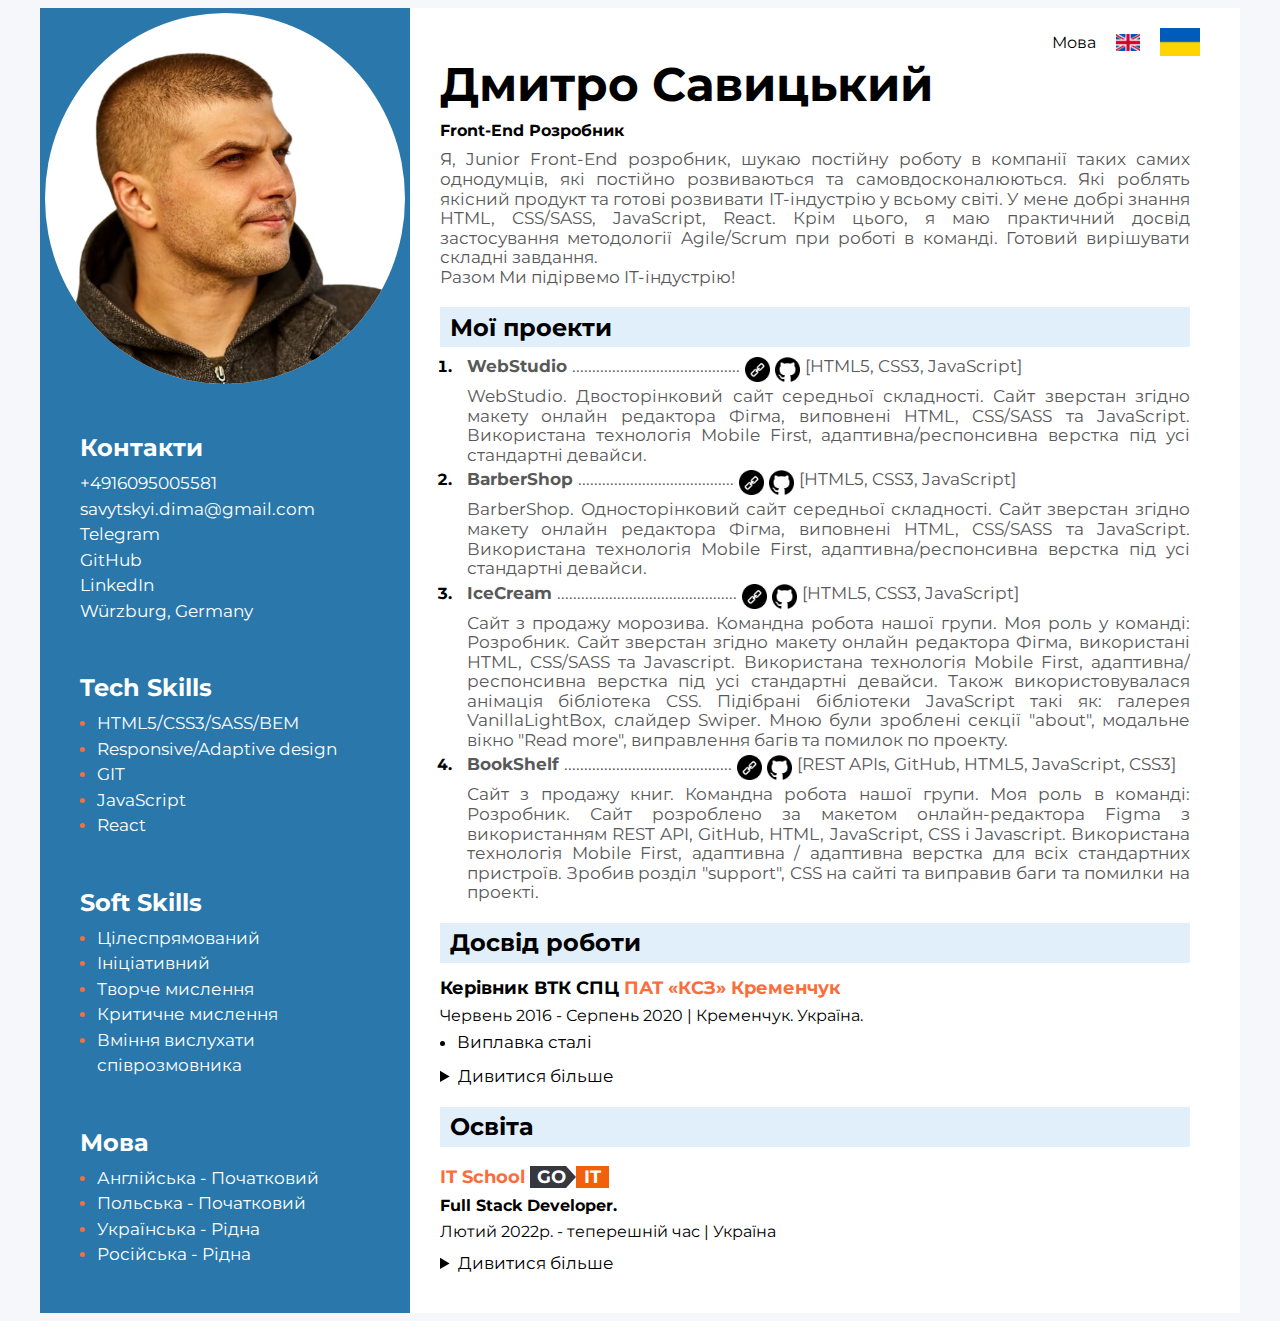
<file: index.html>
<!DOCTYPE html>
<html lang="en">
<head>
    <meta charset="UTF-8">
    <meta http-equiv="X-UA-Compatible" content="IE=edge">
    <meta name="viewport" content="width=device-width, initial-scale=1.0">
    <link rel="preconnect" href="https://fonts.googleapis.com">
    <link rel="preconnect" href="https://fonts.gstatic.com" crossorigin>
    <link href="https://fonts.googleapis.com/css2?family=Montserrat:wght@400;700&display=swap" rel="stylesheet">
    <link type="image/x-icon" href="/img/favicon.png" rel="shortcut icon"/>
    <link type="Image/x-icon" href="/img/favicon.png" rel="icon" />
    <link rel="stylesheet" href="css/index.min.css">
    <title>DMYTRO SAVYTSKYI - FRONT-END DEVELOPER</title>
</head>
<body>
     <!-- main container -->
     <div class="main-container">
        <header class="header">
            <p class="header__p">Мова</p>
            <ul class="header__list list">
                <li class="header__item"><a class="header__link link" href="./index-us.html"><img class="header__img" src="./img/uk.png" alt="united-kingdom"></a></li>
                <li class="header__item"><a class="header__link link" href="./index.html"><img class="header__img header__img--active" src="./img/ukr.png" alt="Ukraine"></a></li>
                <!-- <li class="header__item"><a class="header__link link" href="#"><img class="header__img" src="./img/pol.png" alt="russia"></a></li> -->
            </ul>
        </header>
        <!--main container for mi-->
        <div class="for-mi">
            <!-- about mi -->
            <section class="about">
                <h1 class="about__name">Дмитро Савицький</h1>
                <h2 class="about__profession">Front-End Розробник</h2>
                <p class="about__discription">Я, Junior Front-End розробник, шукаю постійну роботу в компанії таких самих однодумців, які постійно розвиваються та самовдосконалюються. Які роблять якісний продукт та готові розвивати IT-індустрію у всьому світі. У мене добрі знання HTML, CSS/SASS, JavaScript, React. Крім цього, я маю практичний досвід застосування методології Agile/Scrum при роботі в команді. Готовий вирішувати складні завдання. <br>Разом Ми підірвемо IT-індустрію!</p>
            </section> 
            <!-- my projects  -->
            <section class="projects">
                <h3 class="projects__title title">Мої проекти</h3> 
                <ol class="projects__list">
                    <li class="projects__item">
                        <div class="projects__text">
                            <div class="projects__text--top">
                                <h4 class="projects__text--title">WebStudio</h4>
                                <span>..........................................</span>
                                <a href="https://zefir0211.github.io/goit-markup-hw-08/" class="projects__link" target="_blank"><img src="./img/icon-link.png" alt="github" class="projects__icon"></a>
                                <a href="https://github.com/zefir0211/goit-markup-hw-08" class="projects__link" target="_blank"><img src="./img/github-logo.png" alt="github" class="projects__icon"></a>
                                <span class="projects__bracket">[HTML5, CSS3, JavaScript]</span>
                            </div>
                            <p class="projects__p">WebStudio. Двосторінковий сайт середньої складності. Сайт зверстан згідно макету онлайн редактора Фігма, виповнені HTML, CSS/SASS та JavaScript. Використана технологія Mobile First, адаптивна/респонсивна верстка під усі стандартні девайси.</p>
                        </div>
                    </li>
                    <li class="projects__item">
                        <div class="projects__text">
                            <div class="projects__text--top">
                                <h4 class="projects__text--title">BarberShop</h4>
                                <span>.......................................</span>
                                <a href="https://zefir0211.github.io/barbershop/" class="projects__link" target="_blank"><img src="./img/icon-link.png" alt="github" class="projects__icon"></a>
                                <a href="https://github.com/zefir0211/barbershop" class="projects__link" target="_blank"><img src="./img/github-logo.png" alt="github" class="projects__icon"></a>
                                <span class="projects__bracket">[HTML5, CSS3, JavaScript]</span>
                            </div>
                            <p class="projects__p">BarberShop. Односторінковий сайт середньої складності. Сайт зверстан згідно макету онлайн редактора Фігма, виповнені HTML, CSS/SASS та JavaScript. Використана технологія Mobile First, адаптивна/респонсивна верстка під усі стандартні девайси.</p>
                        </div>
                    </li>
                    <li class="projects__item">
                        <div class="projects__text">
                            <div class="projects__text--top">
                                <h4 class="projects__text--title">IceCream</h4>
                                <span>.............................................</span>
                                <a href="https://aleksandor2138.github.io/IceCream/" class="projects__link" target="_blank"><img src="./img/icon-link.png" alt="github" class="projects__icon"></a>
                                <a href="https://github.com/Aleksandor2138/IceCream" class="projects__link" target="_blank"><img src="./img/github-logo.png" alt="github" class="projects__icon"></a>
                                <span class="projects__bracket">[HTML5, CSS3, JavaScript]</span>
                            </div>
                            <p class="projects__p">Сайт з продажу морозива. Командна робота нашої групи. Моя роль у команді: Розробник. Сайт зверстан згідно макету онлайн редактора Фігма, використані HTML, CSS/SASS та Javascript. Використана технологія Mobile First, адаптивна/респонсивна верстка під усі стандартні девайси. Також використовувалася анімація бібліотека CSS. Підібрані бібліотеки JavaScript такі як: галерея VanillaLightBox, слайдер Swiper. Мною були зроблені секції "about", модальне вікно "Read more", виправлення багів та помилок по проекту.</p>
                        </div>
                    </li>
                    <li class="projects__item">
                        <div class="projects__text">
                            <div class="projects__text--top">
                                <h4 class="projects__text--title">BookShelf</h4>
                                <span>..........................................</span>
                                <a href="https://liu3oit.github.io/books/" class="projects__link" target="_blank"><img src="./img/icon-link.png" alt="github" class="projects__icon"></a>
                                <a href="https://github.com/Liu3oIT/books" class="projects__link" target="_blank"><img src="./img/github-logo.png" alt="github" class="projects__icon"></a>
                                <span class="projects__bracket">[REST APIs, GitHub, HTML5, JavaScript, CSS3]</span>
                            </div>
                            <p class="projects__p">Сайт з продажу книг. Командна робота нашої групи. Моя роль в команді: Розробник. Сайт розроблено за макетом онлайн-редактора Figma з використанням REST API, GitHub, HTML, JavaScript,
                                CSS і Javascript. Використана технологія Mobile First, адаптивна / адаптивна верстка для всіх стандартних пристроїв. Зробив розділ "support", CSS на сайті та виправив баги та помилки на проекті.</p>
                        </div>
                    </li>
                    <!-- <li class="projects__item">
                        <div class="projects__text">
                            <div class="projects__text--top">
                                <h4 class="projects__text--title">FilmLibrary</h4>
                                <span>.......................................</span>
                                <a href="https://aleksandor2138.github.io/filmLibrary/" class="projects__link"><img src="./img/icon-link.png" alt="github" class="projects__icon"></a>
                                <a href="https://github.com/Aleksandor2138/filmLibrary" class="projects__link"><img src="./img/github-logo.png" alt="github" class="projects__icon"></a>
                                <span class="projects__bracket">[HTML5, CSS3, JavaScript]</span>
                            </div>
                            <p class="projects__p">Сайт-бібліотека найпопулярніших фільмів протягом останньої доби за версією TMBD. Командна робота нашої групи. Моя роль у команді: Team Lead. Функціонал сайту дозволяє виводити на головну сторінку найпопулярніші фільми, також є пошук фільмів за ключовим словом та пошук за жанрами. Під час кліку по обраному фільму відкривається додаткова інформація, де є докладна інформація та опис фільму, також можна переглянути офіційний трейлер фільму. Після реєстрації та авторизації на сайті вам стане доступна функція додавання (видалення) фільмів, що сподобалися, в особисту бібліотеку. В особистій бібліотеці є два розділи, фільми, які ви хочете переглянути та фільми які ви вже переглянули.</p>
                        </div>
                    </li> -->
                    <!-- <li class="projects__item">
                        <div class="projects__text">
                            <div class="projects__text--top">
                                <h4 class="projects__text--title">PhoneBook</h4>
                                <span>.......................................</span>
                                <a href="https://aleksandor2138.github.io/goit-react-hw-08-phonebook/" class="projects__link"><img src="./img/icon-link.png" alt="github" class="projects__icon"></a>
                                <a href="https://github.com/Aleksandor2138/goit-react-hw-08-phonebook" class="projects__link"><img src="./img/github-logo.png" alt="github" class="projects__icon"></a>
                                <span class="projects__bracket">[React (Hooks, Routers, Redux, Redux Toolkit)]</span>
                            </div>
                            <p class="projects__p">Додаток телефонна книга, для зберігання телефонних номерів. Підключена до Swagger backend API. Для роботи в додатку необхідно зареєструватися. У додатку доступна реєстрація, авторизація, додавання контактів, видалення контактів та пошук контактів за ключовими літерами.</p>
                        </div>
                    </li> -->
                </ol>
            </section> 
            <!-- my work experiens-->
            <section class="work-expiriens">
                <h3 class="work-expiriens-title title">Досвід роботи</h3>
                <!-- company 5 VS Avto -->
                <div  class="work-expiriens-company">
                    <h4 class="work-expiriens__position"> Керівник ВТК СПЦ <span class="work-expiriens__position--color">ПАТ «КСЗ» Кременчук</span></h4>
                    <p class="work-expiriens__period">Червень 2016 - Серпень 2020 <span class="work-expiriens__period--color">|</span>   Кременчук. Україна.</p>
                    <ul class="work-expiriens__list">
                        <li class="work-expiriens__item">Виплавка сталі</li>
                    </ul>
                </div>
                
                <details class="details">
                    <summary class="details__more"> Дивитися більше </summary>
                    <!-- company 3 Level motors -->
                    <div  class="work-expiriens-company">
                        <h4 class="work-expiriens__position">Контролер ливарного виробництва <span class="work-expiriens__position--color">ПАТ «КСЗ» Кременчук</span></h4>
                        <p class="work-expiriens__period"> Червень 2010 - Листопад 2012 <span class="work-expiriens__period--color">|</span>   Кременчук. Україна. </p>
                        <ul class="work-expiriens__list">
                            <li class="work-expiriens__item"> Контроль якості продукції, що випускається</li>
                        </ul>
                    </div>
                    <!-- company 2 Spetszakaz -->
                    <div class="work-expiriens-company">
                        <h4 class="work-expiriens__position">Майстер ВТК ОЦЛВ <span class="work-expiriens__position--color">ПАТ «КСЗ» Кременчук</span></h4>
                        <p class="work-expiriens__period"> Листопад 2012 - Червень 2016   <span class="work-expiriens__period--color">|</span>   Кременчук. Україна. </p>
                        <ul class="work-expiriens__list">
                            <li class="work-expiriens__item"> Контроль якості продукції, що випускається </li>
                        </ul>
                    </div>
                    <!-- company 1 HMF -->
                    <div class="work-expiriens-company">
                        <h4 class="work-expiriens__position"> Інструктор з навчання практичній їзді <span class="work-expiriens__position--color">«СІЮЖ Строй-Сервіс»  Кременчук</span></h4>
                        <p class="work-expiriens__period"> Січень 2021 - Червень 2021   <span class="work-expiriens__period--color">|</span>   Кременчук. Україна.  </p>
                        <ul class="work-expiriens__list">
                            <li class="work-expiriens__item">Інструктор з навчання практичній їзді категорії "В" </li>
                        </ul>
                    </div>
                    <!-- company 1 HMF -->
                    <div class="work-expiriens-company">
                        <h4 class="work-expiriens__position"> Водій-єкспедитор категорії "В" <span class="work-expiriens__position--color">«Libra-Trade»  Кременчук</span></h4>
                        <p class="work-expiriens__period"> Червень 2021 - Серпень 2022   <span class="work-expiriens__period--color">|</span>   Кременчук. Україна.  </p>
                        <ul class="work-expiriens__list">
                            <li class="work-expiriens__item">Забезпечення матеріалами виробничий цех </li>
                        </ul>
                    </div>
                </details>
            </section>
            <!-- education -->
            <section class="education">
                <h3 class="education-title title">Освіта</h3>
                <ul class="education-list list">
                    <li class="education__item">
                        <h4 class="education__university">IT School <a class="link" href="https://goit.ua/" target="_blank"><span class="go"><span class="vs">-</span>GO</span><span class="it">IT</span></a></h4>
                        <h5 class="education__speciality">Full Stack Developer.</h5>
                        <p class="education__period">Лютий 2022р. - теперешній час   <span class="education__divider">|</span>  Україна</p>
                    </li>
                    <details class="details">
                        <summary class="details__more"> Дивитися більше </summary>
                        <ul class="education-list list">
                            <li class="education__item">
                                <h2 class="education">Вища освіта:</h2>
                                <h4 class="education__university"><a class="education__link link" href="http://www.kdu.edu.ua/"  target="_blank">Кременчуцький національний університет ім. Михайла Остроградського</a></h4>
                                <h5 class="education__speciality">«Електромеханічні системи автоматизації та електропривід»</h5>
                                <h6 class="education__speciality">«Інженер-електромеханік»</h6>
                                <p class="education__period">2010 - 2014 <span class="education__divider">|</span>   Кременчук, Україна</p>
                            </li>
                            <li class="education__item">
                                <h2 class="education">Середня освіта:</h2>
                                <h4 class="education__university"><a class="education__link link" href="https://tyaga.net/uk/"  target="_blank">Кременчуцький технікум залізничного транспорту</a></h4>
                                <h5 class="education__speciality">«Обслуговування рухомого складу та спеціальної техніки залізничного транспорту (вагони)»</h5>
                                <h6 class="education__speciality">«Технік-електромеханік»</h6>
                                <p class="education__period">2007 - 2010 <span class="education__divider">|</span>   Кременчук, Україна</p>
                            </li>
                        </ul>
                    </details>
                </ul>
            </section>
        </div> 
    <!--sidebar-->
        <aside class="sidebar">
            <img src="img/my-foto.png" alt="my-foto" class="photo">
            <!--contact-->
            <section class="contact">
                <h3 class="sidebar-title"> Контакти </h3>
                <ul class="contact-list list">
                    <li class="contact__item">
                        <a class="contact__link link" href="tel:+4916095005581">+4916095005581</a>
                    </li>
                    <li class="contact__item">
                        <a class="contact__link link" href="mailto:savytskyi.dima@gmail.com">savytskyi.dima@gmail.com</a>
                    </li>
                    <li class="contact__item">
                        <a class="contact__link link" href="https://t.me/Dmytro_Savytskyi" target="_blank">Telegram</a>
                    </li>
                    <li class="contact__item">
                        <a class="contact__link link" href="https://github.com/zefir0211" target="_blank">GitHub</a>
                    </li>
                    <li class="contact__item">
                        <a class="contact__link link" href="https://www.linkedin.com/in/dmytro-savytskyi/" target="_blank">LinkedIn</a>
                    </li>
                    <li class="contact__item">
                        <a class="contact__link link" href="https://maps.app.goo.gl/311JoHfknekjXavJ9" target="_blank">Würzburg, Germany</a>
                    </li>
                </ul>
            </section>
            <!--tech skil-->
            <section class="tech-skil">
                <h3 class="sidebar-title">Tech Skills</h3>
                <ul class="tech-skil-list">
                    <li class="tech-skil__item"> <span class="tech-skil__item--text">HTML5/CSS3/SASS/BEM</span> </li>
                    <li class="tech-skil__item"> <span class="tech-skil__item--text">Responsive/Adaptive design</span> </li>
                    <li class="tech-skil__item"> <span class="tech-skil__item--text">GIT</span> </li>
                    <li class="tech-skil__item"> <span class="tech-skil__item--text">JavaScript</span> </li>
                    <li class="tech-skil__item"> <span class="tech-skil__item--text">React</span> </li>
                </ul>
            </section>
            <!--soft skil-->
            <div class="soft-skil">
                <h3 class="sidebar-title">Soft Skills</h3>
                <ul class="soft-skil-list">
                    <li class="soft-skil__item"> <span class="soft-skil__item--text">Цілеспрямований</span> </li>
                    <li class="soft-skil__item"> <span class="soft-skil__item--text">Ініціативний</span> </li>
                    <li class="soft-skil__item"> <span class="soft-skil__item--text">Творче мислення</span> </li>
                    <li class="soft-skil__item"> <span class="soft-skil__item--text">Критичне мислення</span> </li>
                    <li class="soft-skil__item"> <span class="soft-skil__item--text">Вміння вислухати співрозмовника</span> </li>
                </ul>
            </div>
            <div class="language">
                <h3 class="sidebar-title">Мова</h3>
                <ul class="language-list">
                    <li class="language__item"> <span class="language__item--text">Англійська - Початковий </span> </li>
                    <li class="language__item"> <span class="language__item--text">Польська - Початковий </span> </li>
                    <li class="language__item"> <span class="language__item--text">Українська - Рідна</span> </li>
                    <li class="language__item"> <span class="language__item--text">Російська - Рідна</span> </li>
                </ul>
            </div>
        </aside>
    </div> 
</body>
</html>
</file>
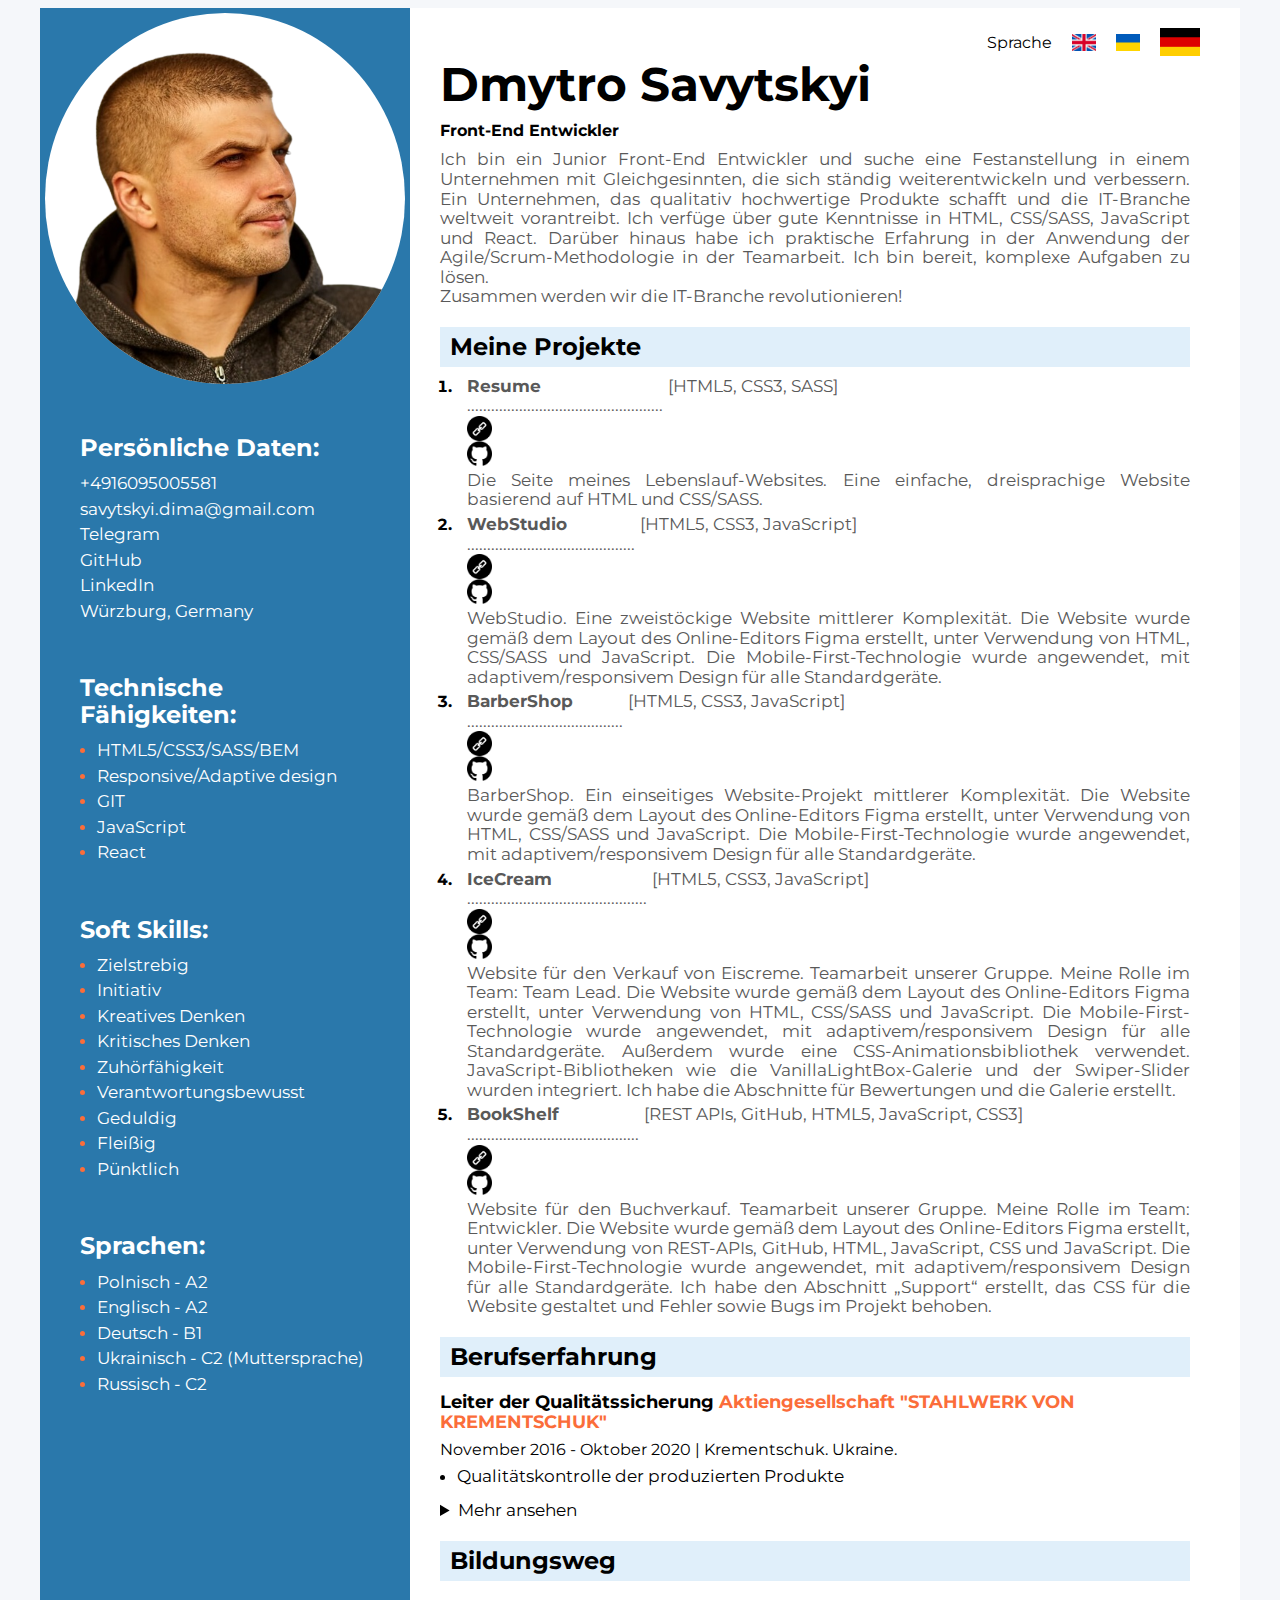
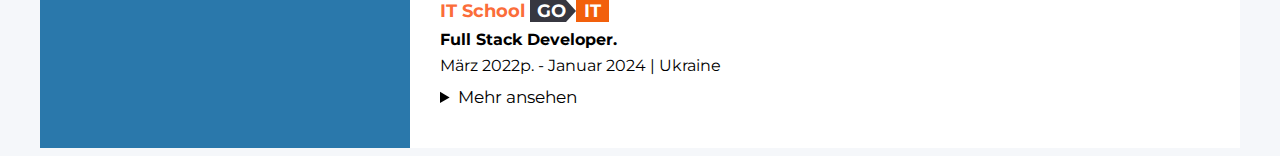
<file: index-de.html>
<!DOCTYPE html>
<html lang="ru">
<head>
    <meta charset="UTF-8">
    <meta http-equiv="X-UA-Compatible" content="IE=edge">
    <meta name="viewport" content="width=device-width, initial-scale=1.0">
    <title>My resume</title>
    <link rel="preconnect" href="https://fonts.googleapis.com">
    <link rel="preconnect" href="https://fonts.gstatic.com" crossorigin>
    <link href="https://fonts.googleapis.com/css2?family=Montserrat:wght@400;700&display=swap" rel="stylesheet">
    <link type="image/x-icon" href="/img/favicon.png" rel="shortcut icon"/>
    <link type="Image/x-icon" href="/img/favicon.png" rel="icon" />
    <link rel="stylesheet" href="css/index.min.css">
</head>
    <body>

    <!-- main container -->
    <div class="main-container">
        <header class="header">
            <p class="header__p">Sprache</p>
            <ul class="header__list list">
                <li class="header__item"><a class="header__link link" href="./index-us.html"><img class="header__img" src="./img/uk.png" alt="united-kingdom"></a></li>
                <li class="header__item"><a class="header__link link" href="./index.html"><img class="header__img" src="./img/ukr.png" alt="ukraine"></a></li>
                <li class="header__item"><a class="header__link link" href="./index-de.html"><img class="header__img header__img--active" src="./img/de.png" alt="deutschland"></a></li>
            </ul>
        </header>
        <!--main container for me-->
        <div class="for-mi">
            <!-- about mi -->
            <section class="about">
                <h1 class="about__name">Dmytro Savytskyi</h1>
                <h2 class="about__profession">Front-End Entwickler</h2>
                <p class="about__discription">Ich bin ein Junior Front-End Entwickler und suche eine Festanstellung in einem Unternehmen mit Gleichgesinnten, die sich ständig weiterentwickeln und verbessern. Ein Unternehmen, das qualitativ hochwertige Produkte schafft und die IT-Branche weltweit vorantreibt. Ich verfüge über gute Kenntnisse in HTML, CSS/SASS, JavaScript und React. Darüber hinaus habe ich praktische Erfahrung in der Anwendung der Agile/Scrum-Methodologie in der Teamarbeit. Ich bin bereit, komplexe Aufgaben zu lösen. <br>Zusammen werden wir die IT-Branche revolutionieren!</p>
            </section> 
            <!-- my projects  -->
            <section class="projects">
                <h3 class="projects__title title">Meine Projekte</h3> 
                <ol class="projects__list">
                    <li class="projects__item">
                        <div class="projects__text">
                            <div class="projects__text--top">
                                <div class="projects__text--top_group">
                                    <h4 class="projects__text--title">Resume  </h4>
                                    <span>.................................................</span>
                                    <a href="https://zefir0211.github.io/resume/" class="projects__link"><img src="./img/icon-link.png" alt="github" class="projects__icon"></a>
                                    <a href="https://github.com/zefir0211/resume" class="projects__link"><img src="./img/github-logo.png" alt="github" class="projects__icon"></a>
                                </div>
                                <span class="projects__bracket">[HTML5, CSS3, SASS]</span>
                            </div>
                            <p class="projects__p">Die Seite meines Lebenslauf-Websites. Eine einfache, dreisprachige Website basierend auf HTML und CSS/SASS.</p>
                        </div>
                    </li>
                    <li class="projects__item">
                        <div class="projects__text">
                            <div class="projects__text--top">
                                <div class="projects__text--top_group">
                                    <h4 class="projects__text--title">WebStudio</h4>
                                    <span>..........................................</span>
                                    <a href="https://zefir0211.github.io/goit-markup-hw-08/" class="projects__link"><img src="./img/icon-link.png" alt="github" class="projects__icon"></a>
                                    <a href="https://github.com/zefir0211/goit-markup-hw-08" class="projects__link"><img src="./img/github-logo.png" alt="github" class="projects__icon"></a>
                                </div>
                                <span class="projects__bracket">[HTML5, CSS3, JavaScript]</span>
                            </div>
                            <p class="projects__p">WebStudio. Eine zweistöckige Website mittlerer Komplexität. Die Website wurde gemäß dem Layout des Online-Editors Figma erstellt, unter Verwendung von HTML, CSS/SASS und JavaScript. Die Mobile-First-Technologie wurde angewendet, mit adaptivem/responsivem Design für alle Standardgeräte.</p>
                        </div>
                    </li>
                    <li class="projects__item">
                        <div class="projects__text">
                            <div class="projects__text--top">
                                <div class="projects__text--top_group">
                                    <h4 class="projects__text--title">BarberShop</h4>
                                    <span>.......................................</span>
                                    <a href="https://zefir0211.github.io/barbershop/" class="projects__link" target="_blank"><img src="./img/icon-link.png" alt="github" class="projects__icon"></a>
                                    <a href="https://github.com/zefir0211/barbershop" class="projects__link" target="_blank"><img src="./img/github-logo.png" alt="github" class="projects__icon"></a>
                                </div>
                                <span class="projects__bracket">[HTML5, CSS3, JavaScript]</span>
                            </div>
                            <p class="projects__p">BarberShop. Ein einseitiges Website-Projekt mittlerer Komplexität. Die Website wurde gemäß dem Layout des Online-Editors Figma erstellt, unter Verwendung von HTML, CSS/SASS und JavaScript. Die Mobile-First-Technologie wurde angewendet, mit adaptivem/responsivem Design für alle Standardgeräte.
                    </li>
                    <li class="projects__item">
                        <div class="projects__text">
                            <div class="projects__text--top">
                                <div class="projects__text--top_group">
                                    <h4 class="projects__text--title">IceCream</h4>
                                    <span>.............................................</span>
                                    <a href="https://aleksandor2138.github.io/IceCream/" class="projects__link" target="_blank"><img src="./img/icon-link.png" alt="github" class="projects__icon"></a>
                                    <a href="https://github.com/Aleksandor2138/IceCream" class="projects__link" target="_blank"><img src="./img/github-logo.png" alt="github" class="projects__icon"></a>
                                </div>
                                <span class="projects__bracket">[HTML5, CSS3, JavaScript]</span>
                            </div>
                            <p class="projects__p">Website für den Verkauf von Eiscreme. Teamarbeit unserer Gruppe. Meine Rolle im Team: Team Lead. Die Website wurde gemäß dem Layout des Online-Editors Figma erstellt, unter Verwendung von HTML, CSS/SASS und JavaScript. Die Mobile-First-Technologie wurde angewendet, mit adaptivem/responsivem Design für alle Standardgeräte. Außerdem wurde eine CSS-Animationsbibliothek verwendet. JavaScript-Bibliotheken wie die VanillaLightBox-Galerie und der Swiper-Slider wurden integriert. Ich habe die Abschnitte für Bewertungen und die Galerie erstellt.</p>
                        </div>
                    </li>
                    <li class="projects__item">
                        <div class="projects__text">
                            <div class="projects__text--top">
                                <div class="projects__text--top_group">
                                    <h4 class="projects__text--title">BookShelf</h4>
                                    <span>...........................................</span>
                                    <a href="https://liu3oit.github.io/books/" class="projects__link" target="_blank"><img src="./img/icon-link.png" alt="github" class="projects__icon"></a>
                                    <a href="https://github.com/Liu3oIT/books" class="projects__link" target="_blank"><img src="./img/github-logo.png" alt="github" class="projects__icon"></a>
                                </div>
                                <span class="projects__bracket">[REST APIs, GitHub, HTML5, JavaScript, CSS3]</span>
                            </div>
                            <p class="projects__p">Website für den Buchverkauf. Teamarbeit unserer Gruppe. Meine Rolle im Team: Entwickler. Die Website wurde gemäß dem Layout des Online-Editors Figma erstellt, unter Verwendung von REST-APIs, GitHub, HTML, JavaScript, CSS und JavaScript. Die Mobile-First-Technologie wurde angewendet, mit adaptivem/responsivem Design für alle Standardgeräte. Ich habe den Abschnitt „Support“ erstellt, das CSS für die Website gestaltet und Fehler sowie Bugs im Projekt behoben.</p>
                        </div>
                    </li>
                    <!--<li class="projects__item">
                        <div class="projects__text">
                            <div class="projects__text--top">
                                <h4 class="projects__text--title">PhoneBook</h4>
                                <span>.......................................</span>
                                <a href="https://aleksandor2138.github.io/goit-react-hw-08-phonebook/" class="projects__link"><img src="./img/icon-link.png" alt="github" class="projects__icon"></a>
                                <a href="https://github.com/Aleksandor2138/goit-react-hw-08-phonebook" class="projects__link"><img src="./img/github-logo.png" alt="github" class="projects__icon"></a>
                                <span class="projects__bracket">[React (Hooks, Routers, Redux, Redux Toolkit)]</span>
                            </div>
                            <p class="projects__p">Приложение телефонная книга, для хранения телефонных номеров. Подключенная к Swagger backend API. Для роботы в приложении необходимо предварительно зарегистрироваться. В приложении доступно регистрация, авторизация, добавление контактов, удаление контактов и поиск контактов по ключевым буквам.</p>
                        </div>
                    </li>-->
                </ol>
            </section> 
            <!-- my work experiens-->
            <section class="work-expiriens">
                <h3 class="work-expiriens-title title">Berufserfahrung</h3>
                <!-- company 5 -->
                <div  class="work-expiriens-company">
                    <h4 class="work-expiriens__position">Leiter der Qualitätssicherung<span class="work-expiriens__position--color"> Aktiengesellschaft "STAHLWERK VON KREMENTSCHUK"</span></h4>
                    <p class="work-expiriens__period">November 2016 - Oktober 2020 <span class="work-expiriens__period--color">|</span>   Krementschuk. Ukraine.</p>
                    <ul class="work-expiriens__list">
                        <li class="work-expiriens__item">Qualitätskontrolle der produzierten Produkte</li>
                    </ul>
                </div>
                
                <details class="details">
                    <summary class="details__more"> Mehr ansehen </summary>
                    <!-- company 4 -->
                    <div  class="work-expiriens-company">
                        <h4 class="work-expiriens__position">Produktion Controller <span class="work-expiriens__position--color"> Aktiengesellschaft "STAHLWERK VON KREMENTSCHUK"</span></h4>
                        <p class="work-expiriens__period"> Juni 2010 - Januar 2012 <span class="work-expiriens__period--color">|</span>   Krementschuk. Ukraine. </p>
                        <ul class="work-expiriens__list">
                            <li class="work-expiriens__item"> Qualitätskontrolle der produzierten Produkte</li>
                        </ul>
                    </div>
                    <!-- company 3 -->
                    <div class="work-expiriens-company">
                        <h4 class="work-expiriens__position">Werkstattmeister der Qualitätssicherung  <span class="work-expiriens__position--color">Aktiengesellschaft "STAHLWERK VON KREMENTSCHUK"</span></h4>
                        <p class="work-expiriens__period"> Januar 2012 - November 2016   <span class="work-expiriens__period--color">|</span>   Krementschuk. Ukraine. </p>
                        <ul class="work-expiriens__list">
                            <li class="work-expiriens__item"> Qualitätskontrolle der produzierten Produkte </li>
                        </ul>
                    </div>
                    <!-- company 2 -->
                    <div class="work-expiriens-company">
                        <h4 class="work-expiriens__position"> Fahrlehrer <span class="work-expiriens__position--color"> „SIYUZ Stroy-Service“</span></h4>
                        <p class="work-expiriens__period"> Januar 2021 - Juni 2021   <span class="work-expiriens__period--color">|</span>   Krementschuk. Ukraine.  </p>
                        <ul class="work-expiriens__list">
                            <li class="work-expiriens__item">Fahrlehrer für praktische Fahrübungen der Kategorie "B" </li>
                        </ul>
                    </div>
                    <!-- company 1 -->
                    <div class="work-expiriens-company">
                        <h4 class="work-expiriens__position"> Fahrer-Spediteur der Kategorie B <span class="work-expiriens__position--color">«Libra-Trade» </span></h4>
                        <p class="work-expiriens__period"> Juni 2021 - August 2022   <span class="work-expiriens__period--color">|</span>   Krementschuk. Ukraine.  </p>
                        <ul class="work-expiriens__list">
                            <li class="work-expiriens__item">Versorgung des Produktionswerks mit Materialien </li>
                        </ul>
                    </div>
                </details>
            </section>
            <!-- education -->
            <section class="education">
                <h3 class="education-title title">Bildungsweg</h3>
                <ul class="education-list list">
                    <li class="education__item">
                        <h4 class="education__university">IT School <a class="link" href="https://goit.ua/" target="_blank"><span class="go"><span class="vs">-</span>GO</span><span class="it">IT</span></a></h4>
                        <h5 class="education__speciality">Full Stack Developer.</h5>
                        <p class="education__period">März 2022р. - Januar 2024   <span class="education__divider">|</span>  Ukraine</p>
                    </li>
                    <details class="details">
                        <summary class="details__more"> Mehr ansehen </summary>
                        <ul class="education-list list">
                            <li class="education__item">
                                <h2 class="education">Hochschulbildung:</h2>
                                <h4 class="education__university"><a class="education__link link" href="http://www.kdu.edu.ua/"  target="_blank">Nationale Universität von Krementschug nach Michail Ostrogradsky </a></h4>
                                <h5 class="education__speciality">«Elektromechanische Automatisierungs- und Antriebssysteme»</h5>
                                <h6 class="education__speciality">«Ingenieur Elektromechanik (Spezialist)»</h6>
                                <p class="education__period">September 2010 - Juni 2014 <span class="education__divider">|</span>   Krementschuk. Ukraine</p>
                            </li>
                            <li class="education__item">
                                <h2 class="education">Mittelschulbildung:</h2>
                                <h4 class="education__university"><a class="education__link link" href="https://tyaga.net/uk/"  target="_blank">Krementschug Technikum für Eisenbahntransport</a></h4>
                                <h5 class="education__speciality">«Wartung von Rollmaterial und spezieller Eisenbahntechnik (Wagen)»</h5>
                                <h6 class="education__speciality">«Techniker Elektromechanik»</h6>
                                <p class="education__period">September 2007 - Juni 2010 <span class="education__divider">|</span>   Krementschuk. Ukraine</p>
                            </li>
                        </ul>
                    </details>
                </ul>
            </section>
        </div> 
    <!--sidebar-->
        <aside class="sidebar">
            <img src="img/my-foto.png" alt="my-foto" class="photo">
            <!--contact-->
            <section class="contact">
                <h3 class="sidebar-title">Persönliche Daten: </h3>
                <ul class="contact-list list">
                    <li class="contact__item">
                        <a class="contact__link link" href="tel:+4916095005581">+4916095005581</a>
                    </li>
                    <li class="contact__item">
                        <a class="contact__link link" href="mailto:savytskyi.dima@gmail.com">savytskyi.dima@gmail.com</a>
                    </li>
                    <li class="contact__item">
                        <a class="contact__link link" href="https://t.me/Dmytro_Savytskyi" target="_blank">Telegram</a>
                    </li>
                    <li class="contact__item">
                        <a class="contact__link link" href="https://github.com/zefir0211" target="_blank">GitHub</a>
                    </li>
                    <li class="contact__item">
                        <a class="contact__link link" href="https://www.linkedin.com/in/dmytro-savytskyi/" target="_blank">LinkedIn</a>
                    </li>
                    <li class="contact__item">
                        <a class="contact__link link" href="https://maps.app.goo.gl/311JoHfknekjXavJ9" target="_blank">Würzburg, Germany</a>
                    </li>
                </ul>
            </section>
            <!--tech skil-->
            <section class="tech-skil">
                <h3 class="sidebar-title">Technische Fähigkeiten:</h3>
                <ul class="tech-skil-list">
                    <li class="tech-skil__item"> <span class="tech-skil__item--text">HTML5/CSS3/SASS/BEM</span> </li>
                    <li class="tech-skil__item"> <span class="tech-skil__item--text">Responsive/Adaptive design</span> </li>
                    <li class="tech-skil__item"> <span class="tech-skil__item--text">GIT</span> </li>
                    <li class="tech-skil__item"> <span class="tech-skil__item--text">JavaScript</span> </li>
                    <li class="tech-skil__item"> <span class="tech-skil__item--text">React</span> </li>
                </ul>
            </section>
            <!--soft skil-->
            <div class="soft-skil">
                <h3 class="sidebar-title">Soft Skills:</h3>
                <ul class="soft-skil-list">
                    <li class="soft-skil__item"> <span class="soft-skil__item--text">Zielstrebig</span> </li>
                    <li class="soft-skil__item"> <span class="soft-skil__item--text">Initiativ</span> </li>
                    <li class="soft-skil__item"> <span class="soft-skil__item--text">Kreatives Denken</span> </li>
                    <li class="soft-skil__item"> <span class="soft-skil__item--text">Kritisches Denken</span> </li>
                    <li class="soft-skil__item"> <span class="soft-skil__item--text">Zuhörfähigkeit</span> </li>
                    <li class="soft-skil__item"> <span class="soft-skil__item--text">Verantwortungsbewusst</span> </li>
                    <li class="soft-skil__item"> <span class="soft-skil__item--text">Geduldig</span> </li>
                    <li class="soft-skil__item"> <span class="soft-skil__item--text">Fleißig</span> </li>
                    <li class="soft-skil__item"> <span class="soft-skil__item--text">Pünktlich</span> </li>
                </ul>
            </div>
            <div class="language">
                <h3 class="sidebar-title">Sprachen:</h3>
                <ul class="language-list">
                    <li class="language__item"> <span class="language__item--text">Polnisch - А2 </span> </li>
                    <li class="language__item"> <span class="language__item--text">Englisch - А2 </span> </li>
                    <li class="language__item"> <span class="language__item--text">Deutsch - B1 </span> </li>
                    <li class="language__item"> <span class="language__item--text">Ukrainisch - C2 (Muttersprache)</span> </li>
                    <li class="language__item"> <span class="language__item--text">Russisch - C2</span> </li>
                </ul>
            </div>
        </aside>
    </div> 
    </body>
</html>
</file>
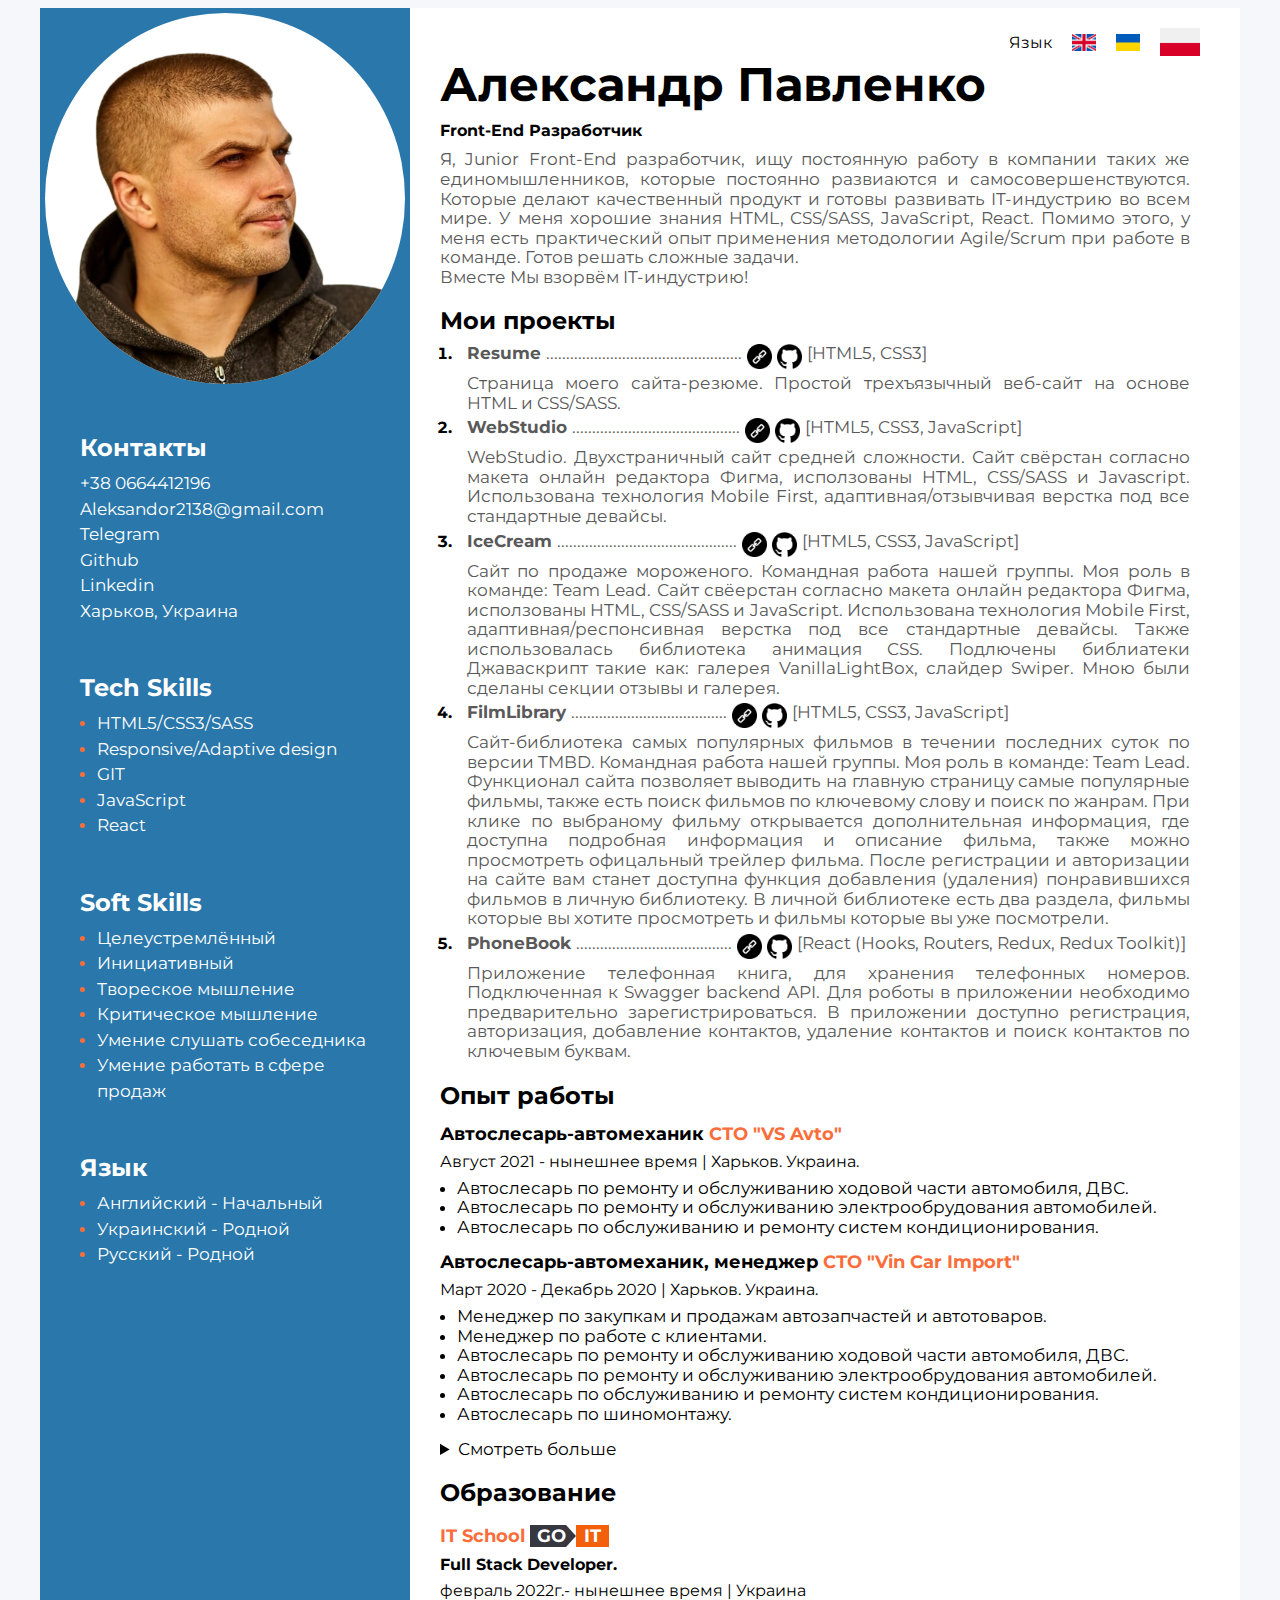
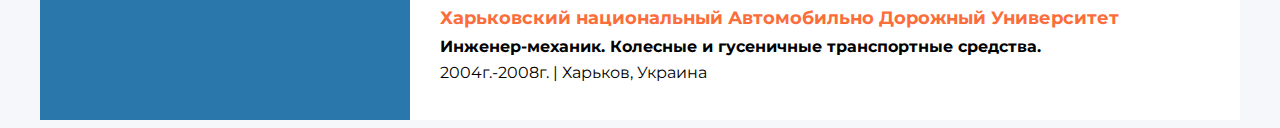
<file: index-pol.html>
<!DOCTYPE html>
<html lang="ru">
<head>
    <meta charset="UTF-8">
    <meta http-equiv="X-UA-Compatible" content="IE=edge">
    <meta name="viewport" content="width=device-width, initial-scale=1.0">
    <title>My resume</title>
    <link rel="preconnect" href="https://fonts.googleapis.com">
    <link rel="preconnect" href="https://fonts.gstatic.com" crossorigin>
    <link href="https://fonts.googleapis.com/css2?family=Montserrat:wght@400;700&display=swap" rel="stylesheet">
    <link type="image/x-icon" href="/img/favicon.png" rel="shortcut icon"/>
    <link type="Image/x-icon" href="/img/favicon.png" rel="icon" />
    <link rel="stylesheet" href="css/index.min.css">
</head>
    <body>

    <!-- main container -->
    <div class="main-container">
        <header class="header">
            <p class="header__p">Язык</p>
            <ul class="header__list list">
                <li class="header__item"><a class="header__link link" href="./index-us.html"><img class="header__img" src="./img/uk.png" alt="united-kingdom"></a></li>
                <li class="header__item"><a class="header__link link" href="./index.html"><img class="header__img" src="./img/ukr.png" alt="Ukraine"></a></li>
                <li class="header__item"><a class="header__link link" href="./index-pol.html"><img class="header__img header__img--active" src="./img/pol.png" alt="russia"></a></li>
            </ul>
        </header>
        <!--main container for mi-->
        <div class="for-mi">
            <!-- about mi -->
            <section class="about">
                <h1 class="about__name">Алекcандр Павленко</h1>
                <h2 class="about__profession">Front-End Разработчик</h2>
                <p class="about__discription">Я, Junior Front-End разработчик, ищу постоянную работу в компании таких же единомышленников, которые постоянно развиаются и самосовершенствуются. Которые делают качественный продукт и готовы развивать IT-индустрию во всем мире. У меня хорошие знания HTML, CSS/SASS, JavaScript, React. Помимо этого, у меня есть практический опыт применения методологии Agile/Scrum при работе в команде. Готов решать сложные задачи. <br>Вместе Мы взорвём IT-индустрию!</p>
            </section> 
            <!-- my projects  -->
            <section class="projects">
                <h3 class="projects__title">Мои проекты</h3> 
                <ol class="projects__list">
                    <li class="projects__item">
                        <div class="projects__text">
                            <div class="projects__text--top">
                                <h4 class="projects__text--title">Resume  </h4>
                                <span>.................................................</span>
                                <a href="https://aleksandor2138.github.io/resume/index.html" class="projects__link"><img src="./img/icon-link.png" alt="github" class="projects__icon"></a>
                                <a href="https://github.com/Aleksandor2138/resume" class="projects__link"><img src="./img/github-logo.png" alt="github" class="projects__icon"></a>
                                <span class="projects__bracket">[HTML5, CSS3]</span>
                            </div>
                            <p class="projects__p">Страница моего сайта-резюме. Простой трехъязычный веб-сайт на основе HTML и CSS/SASS.</p>
                        </div>
                    </li>
                    <!-- <li class="projects__item">
                        <div class="projects__text">
                            <div class="projects__text--top">
                                <h4 class="projects__text--title">ResumePortfolio</h4>
                                <span>.......................................</span>
                                <a href="https://aleksandor.netlify.app" class="projects__link"><img src="./img/icon-link.png" alt="github" class="projects__icon"></a>
                                <a href="https://github.com/Aleksandor2138/resume-portfolio" class="projects__link"><img src="./img/github-logo.png" alt="github" class="projects__icon"></a>
                                <span class="projects__bracket">[HTML5, CSS3, JavaScript]</span>
                            </div>
                            <p class="projects__p">Двухстраничный сайт моего резюме + портфолио. Сайт свёрстан на основе HTML, CSS/SASS и JavaScript. Использована технология Mobile First, адаптивная/респонсивная верстка под все стандартные девайсы. Также использовалась анимация CSS, без подключения библиотек.</p>
                        </div>
                    </li> -->
                    <li class="projects__item">
                        <div class="projects__text">
                            <div class="projects__text--top">
                                <h4 class="projects__text--title">WebStudio</h4>
                                <span>..........................................</span>
                                <a href="https://aleksandor2138.github.io/goit-markup-hw-08/" class="projects__link"><img src="./img/icon-link.png" alt="github" class="projects__icon"></a>
                                <a href="https://github.com/Aleksandor2138/goit-markup-hw-08" class="projects__link"><img src="./img/github-logo.png" alt="github" class="projects__icon"></a>
                                <span class="projects__bracket">[HTML5, CSS3, JavaScript]</span>
                            </div>
                            <p class="projects__p">WebStudio. Двухстраничный сайт средней сложности. Сайт свёрстан согласно макета онлайн редактора Фигма, исползованы HTML, CSS/SASS и Javascript. Использована технология Mobile First, адаптивная/отзывчивая верстка под все стандартные девайсы.</p>
                        </div>
                    </li>
                    <li class="projects__item">
                        <div class="projects__text">
                            <div class="projects__text--top">
                                <h4 class="projects__text--title">IceCream</h4>
                                <span>.............................................</span>
                                <a href="https://aleksandor2138.github.io/IceCream/" class="projects__link"><img src="./img/icon-link.png" alt="github" class="projects__icon"></a>
                                <a href="https://github.com/Aleksandor2138/IceCream" class="projects__link"><img src="./img/github-logo.png" alt="github" class="projects__icon"></a>
                                <span class="projects__bracket">[HTML5, CSS3, JavaScript]</span>
                            </div>
                            <p class="projects__p">Сайт по продаже мороженого. Командная работа нашей группы. Моя роль в команде: Team Lead. Сайт свёерстан согласно макета онлайн редактора Фигма, исползованы HTML, CSS/SASS и JavaScript. Использована технология Mobile First, адаптивная/респонсивная верстка под все стандартные девайсы. Также использовалась библиотека анимация CSS. Подлючены библиатеки Джаваскрипт такие как: галерея VanillaLightBox, слайдер Swiper. Мною были сделаны секции отзывы и галерея.</p>
                        </div>
                    </li>
                    <li class="projects__item">
                        <div class="projects__text">
                            <div class="projects__text--top">
                                <h4 class="projects__text--title">FilmLibrary</h4>
                                <span>.......................................</span>
                                <a href="https://aleksandor2138.github.io/filmLibrary/" class="projects__link"><img src="./img/icon-link.png" alt="github" class="projects__icon"></a>
                                <a href="https://github.com/Aleksandor2138/filmLibrary" class="projects__link"><img src="./img/github-logo.png" alt="github" class="projects__icon"></a>
                                <span class="projects__bracket">[HTML5, CSS3, JavaScript]</span>
                            </div>
                            <p class="projects__p">Сайт-библиотека самых популярных фильмов в течении последних суток по версии TMBD. Командная работа нашей группы. Моя роль в команде: Team Lead. Функционал сайта позволяет выводить на главную страницу самые популярные фильмы, также есть поиск фильмов по ключевому слову и поиск по жанрам. При клике по выбраному фильму открывается дополнительная информация, где доступна подробная информация и описание фильма, также можно просмотреть офицальный трейлер фильма. После регистрации и авторизации на сайте вам станет доступна функция добавления (удаления) понравившихся фильмов в личную библиотеку. В личной библиотеке есть два раздела, фильмы которые вы хотите просмотреть и фильмы которые вы уже посмотрели.</p>
                        </div>
                    </li>
                    <li class="projects__item">
                        <div class="projects__text">
                            <div class="projects__text--top">
                                <h4 class="projects__text--title">PhoneBook</h4>
                                <span>.......................................</span>
                                <a href="https://aleksandor2138.github.io/goit-react-hw-08-phonebook/" class="projects__link"><img src="./img/icon-link.png" alt="github" class="projects__icon"></a>
                                <a href="https://github.com/Aleksandor2138/goit-react-hw-08-phonebook" class="projects__link"><img src="./img/github-logo.png" alt="github" class="projects__icon"></a>
                                <span class="projects__bracket">[React (Hooks, Routers, Redux, Redux Toolkit)]</span>
                            </div>
                            <p class="projects__p">Приложение телефонная книга, для хранения телефонных номеров. Подключенная к Swagger backend API. Для роботы в приложении необходимо предварительно зарегистрироваться. В приложении доступно регистрация, авторизация, добавление контактов, удаление контактов и поиск контактов по ключевым буквам.</p>
                        </div>
                    </li>
                </ol>
            </section> 
            <!-- my work experiens-->
            <section class="work-expiriens">
                <h3 class="work-expiriens-title">Опыт работы</h3>
                <!-- company 6 -->
                <!-- <div class="work-expiriens-company">
                    <h4 class="work-expiriens__position">Front-End Разработчик <span class="work-expiriens__position--color">Freelance</span></h4>
                    <p class="work-expiriens__period"> Февраль 2022 - нынешнее время   <span class="work-expiriens__period--color">|</span>   Харьков. Украина.</p>
                    <ul class="work-expiriens__list">
                        <li class="work-expiriens__item">Вёрстка сайта по макету онлайн-редактора Figma.</li>
                        <li class="work-expiriens__item">HTML5/CSS3/SASS.</li>
                        <li class="work-expiriens__item">Смешаная верстка сайтов (адаптивная + респонсивная).</li>
                        <li class="work-expiriens__item">Работа по методологии BEM.</li>
                        <li class="work-expiriens__item">Подключения библиотек анимации, слайдеров и фотогалерей.</li>
                        <li class="work-expiriens__item">Написание скриптов JavaScript, для расширение функционала сайта.</li>  
                    </ul>
                </div> -->
                <!-- company 5 VS Avto -->
                <div  class="work-expiriens-company">
                    <h4 class="work-expiriens__position"> Автослесарь-автомеханик  <span class="work-expiriens__position--color">СТО "VS Avto"</span></h4>
                    <p class="work-expiriens__period"> Август 2021 - нынешнее время   <span class="work-expiriens__period--color">|</span>   Харьков. Украина. </p>
                    <ul class="work-expiriens__list">
                        <li class="work-expiriens__item"> Автослесарь по ремонту и обслуживанию ходовой части автомобиля, ДВС.</li>
                        <li class="work-expiriens__item"> Автослесарь по ремонту и обслуживанию электрообрудования автомобилей.</li>
                        <li class="work-expiriens__item"> Автослесарь по обслуживанию и ремонту систем кондиционирования.</li>
                    </ul>
                </div>
                <!-- company 4 Vin Car Import -->
                <div class="work-expiriens-company">
                    <h4 class="work-expiriens__position"> Автослесарь-автомеханик, менеджер  <span class="work-expiriens__position--color">СТО "Vin Car Import"</span> </h4>
                    <p class="work-expiriens__period"> Март 2020 - Декабрь 2020   <span class="work-expiriens__period--color">|</span>   Харьков. Украина. </p>
                    <ul class="work-expiriens__list">
                        <li class="work-expiriens__item"> Менеджер по закупкам и продажам автозапчастей и автотоваров.</li>
                        <li class="work-expiriens__item"> Менеджер по работе с клиентами.</li>
                        <li class="work-expiriens__item"> Автослесарь по ремонту и обслуживанию ходовой части автомобиля, ДВС.</li>
                        <li class="work-expiriens__item"> Автослесарь по ремонту и обслуживанию электрообрудования автомобилей.</li>
                        <li class="work-expiriens__item"> Автослесарь по обслуживанию и ремонту систем кондиционирования.</li>
                        <li class="work-expiriens__item"> Автослесарь по шиномонтажу.</li>
                    </ul>
                </div>
                <details class="details">
                    <summary class="details__more"> Смотреть больше</summary>
                    <!-- company 3 Level motors -->
                    <div  class="work-expiriens-company">
                        <h4 class="work-expiriens__position"> Автослесарь-автомеханик  <span class="work-expiriens__position--color">СТО "Level Motors"</span></h4>
                        <p class="work-expiriens__period"> Август 2018 - март 2020   <span class="work-expiriens__period--color">|</span>   Харьков. Украина. </p>
                        <ul class="work-expiriens__list">
                            <li class="work-expiriens__item"> Автослесарь по ремонту и обслуживанию ходовой части автомобиля, ДВС.  </li>
                            <li class="work-expiriens__item"> Автослесарь по ремонту и обслуживанию электрообрудования автомобилей.</li>
                            <li class="work-expiriens__item"> Автослесарь по обслуживанию и ремонту систем кондиционирования.</li>
                        </ul>
                    </div>
                    <!-- company 2 Spetszakaz -->
                    <div class="work-expiriens-company">
                        <h4 class="work-expiriens__position">Водитель-экспедитор, менеджер, кладовщик. <span class="work-expiriens__position--color">ЧФ"Спецзаказ"</span></h4>
                        <p class="work-expiriens__period"> Июнь 2008 - Август 2018   <span class="work-expiriens__period--color">|</span>   Харьков. Украина. </p>
                        <ul class="work-expiriens__list">
                            <li class="work-expiriens__item"> Водитель-экспедитор. Доставка и соровождение грузов, ведение сопроводительной документации.  </li>
                            <li class="work-expiriens__item"> Менеджер по продажам товаров и услуг фирмы. </li>
                            <li class="work-expiriens__item"> Менеджер по закумпкам промышленной группы товаров. </li>
                            <li class="work-expiriens__item"> Кладовщик. Прием, складирование, учет и выдача товаров. </li>
                            <li class="work-expiriens__item"> Разнорабочий. Оказание услуг по ремонту, востановлению и монтажу промышленного оборудования и товаров. </li>
                        </ul>
                    </div>
                    <!-- company 1 HMF -->
                    <div class="work-expiriens-company">
                        <h4 class="work-expiriens__position"> Водитель-экспедитор.  <span class="work-expiriens__position--color">Харьковская Макаронная Фабрика</span></h4>
                        <p class="work-expiriens__period"> Июнь 2006 - сентябрь 2006   <span class="work-expiriens__period--color">|</span>   Харьков. Украина.  </p>
                        <ul class="work-expiriens__list">
                            <li class="work-expiriens__item">Водитель-экспедитор. Доставка и соровождение грузов, ведение сопроводительной документации. </li>
                        </ul>
                    </div>
                </details>
            </section>
            <!-- education -->
            <section class="education">
                <h3 class="education-title">Образование</h3>
                <ul class="education-list list">
                    <li class="education__item">
                        <h4 class="education__university">IT School <a class="link" href="https://goit.ua/"><span class="go"><span class="vs">-</span>GO</span><span class="it">IT</span></a></h4>
                        <!-- <h4 class="education__university"><a class="education__link link" href="https://goit.ua/">IT School GoIT</a></h4> -->
                        <h5 class="education__speciality">Full Stack Developer.</h5>
                        <p class="education__period">февраль 2022г.- нынешнее время   <span class="education__divider">|</span>  Украина</p>
                    </li>
                    <li class="education__item">
                        <h4 class="education__university"><a class="education__link link" href="https://www.khadi.kharkov.ua/">Харьковский национальный Автомобильно Дорожный Университет</a></h4>
                        <h5 class="education__speciality">Инженер-механик. Колесные и гусеничные транспортные средства.</h5>
                        <p class="education__period">2004г.-2008г.   <span class="education__divider">|</span>   Харьков, Украина</p>
                    </li>
                </ul>
            </section>
        </div> 
    <!--sidebar-->
        <aside class="sidebar">
            <img src="img/my-foto.png" alt="my-foto" class="photo">
            <!--contact-->
            <section class="contact">
                <h3 class="sidebar-title"> Контакты </h3>
                <ul class="contact-list list">
                    <li class="contact__item">
                        <a class="contact__link link" href="tel:+380664412196">+38 0664412196</a>
                    </li>
                    <li class="contact__item">
                        <a class="contact__link link" href="mailto:Aleksandor2138@gmail.com">Aleksandor2138@gmail.com</a>
                    </li>
                    <li class="contact__item">
                        <a class="contact__link link" href="https://t.me/Aleksandor2138">Telegram</a>
                    </li>
                    <li class="contact__item">
                        <a class="contact__link link" href="https://github.com/Aleksandor2138">Github</a>
                    </li>
                    <li class="contact__item">
                        <a class="contact__link link" href="https://www.linkedin.com/in/aleksandor2138/">Linkedin</a>
                    </li>
                    <li class="contact__item">
                        <a class="contact__link link" href="https://goo.gl/maps/jP4LGy4SMkYBEkLD8">Харьков, Украина</a>
                    </li>
                </ul>
            </section>
            <!--tech skil-->
            <section class="tech-skil">
                <h3 class="sidebar-title">Tech Skills</h3>
                <ul class="tech-skil-list">
                    <li class="tech-skil__item"> <span class="tech-skil__item--text">HTML5/CSS3/SASS</span> </li>
                    <li class="tech-skil__item"> <span class="tech-skil__item--text">Responsive/Adaptive design</span> </li>
                    <li class="tech-skil__item"> <span class="tech-skil__item--text">GIT</span> </li>
                    <li class="tech-skil__item"> <span class="tech-skil__item--text">JavaScript</span> </li>
                    <li class="tech-skil__item"> <span class="tech-skil__item--text">React</span> </li>
                </ul>
            </section>
            <!--soft skil-->
            <div class="soft-skil">
                <h3 class="sidebar-title">Soft Skills</h3>
                <ul class="soft-skil-list">
                    <li class="soft-skil__item"> <span class="soft-skil__item--text">Целеустремлённый</span> </li>
                    <li class="soft-skil__item"> <span class="soft-skil__item--text">Инициативный</span> </li>
                    <li class="soft-skil__item"> <span class="soft-skil__item--text">Твореское мышление</span> </li>
                    <li class="soft-skil__item"> <span class="soft-skil__item--text">Критическое мышление</span> </li>
                    <li class="soft-skil__item"> <span class="soft-skil__item--text">Умение слушать собеседника</span> </li>
                    <li class="soft-skil__item"> <span class="soft-skil__item--text">Умение работать в сфере продаж</span> </li>
                </ul>
            </div>
            <div class="language">
                <h3 class="sidebar-title">Язык</h3>
                <ul class="language-list">
                    <li class="language__item"> <span class="language__item--text">Английский - Начальный </span> </li>
                    <li class="language__item"> <span class="language__item--text">Украинский - Родной</span> </li>
                    <li class="language__item"> <span class="language__item--text">Русский - Родной</span> </li>
                </ul>
            </div>
        </aside>
    </div> 
    </body>
</html>
</file>
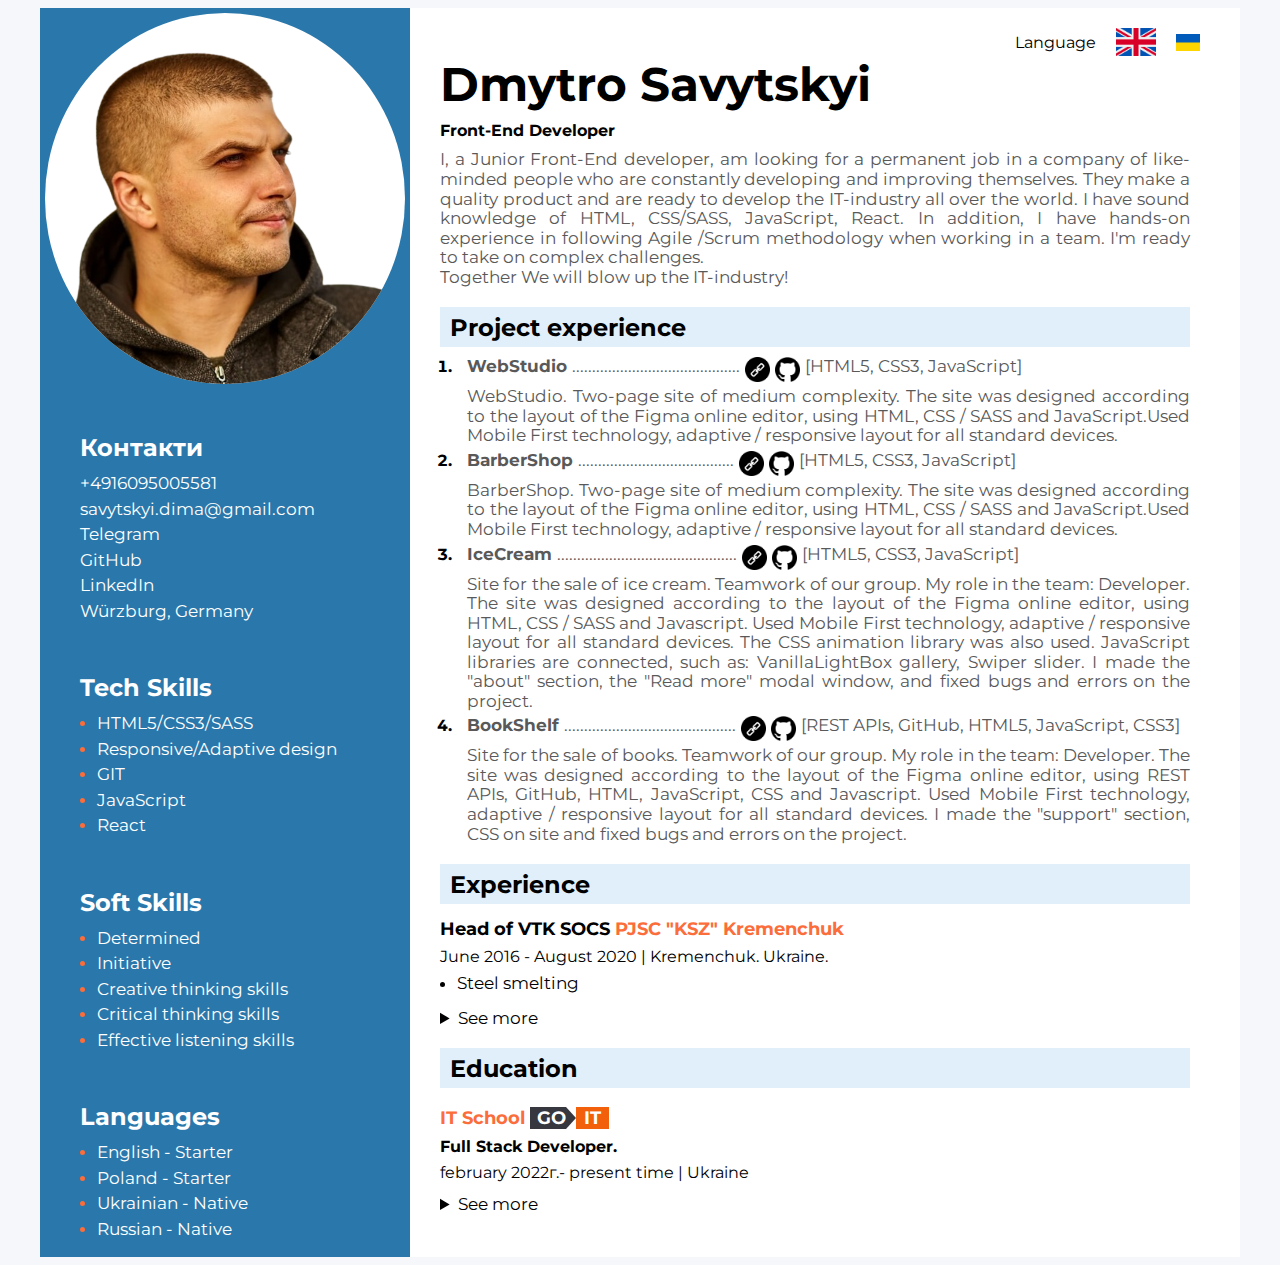
<file: index-us.html>
<!DOCTYPE html>
<html lang="en">
<head>
    <meta charset="UTF-8">
    <meta http-equiv="X-UA-Compatible" content="IE=edge">
    <meta name="viewport" content="width=device-width, initial-scale=1.0">
    <title>My resume</title>
    <link rel="preconnect" href="https://fonts.googleapis.com">
    <link rel="preconnect" href="https://fonts.gstatic.com" crossorigin>
    <link href="https://fonts.googleapis.com/css2?family=Montserrat:wght@400;700&display=swap" rel="stylesheet">
    <link type="image/x-icon" href="/img/favicon.png" rel="shortcut icon"/>
    <link type="Image/x-icon" href="/img/favicon.png" rel="icon" />
    <link rel="stylesheet" href="css/index.min.css">
</head>
    <body>

    <!-- main container -->
    <div class="main-container">
        <header class="header">
            <p class="header__p">Language</p>
            <ul class="header__list list">
                <li class="header__item"><a class="header__link link" href="./index-us.html"><img class="header__img header__img--active" src="./img/uk.png" alt="united-kingdom"></a></li>
                <li class="header__item"><a class="header__link link" href="./index.html"><img class="header__img" src="./img/ukr.png" alt="Ukraine"></a></li>
                <!-- <li class="header__item"><a class="header__link link" href="./index-pol.html"><img class="header__img" src="./img/pol.png" alt="russia"></a></li> -->
            </ul>
        </header>
        <!--main container for mi-->
        <div class="for-mi">
            <!-- about mi -->
            <section class="about">
                <h1 class="about__name">Dmytro Savytskyi</h1>
                <h2 class="about__profession">Front-End Developer</h2>
                <p class="about__discription">
                    I, a Junior Front-End developer, am looking for a permanent job
                    in a company of like-minded people who are constantly developing and improving themselves. 
                    They make a quality product and are ready to develop the IT-industry all over the world. 
                    I have sound knowledge of HTML, CSS/SASS, JavaScript, React.
                    In addition, I have hands-on experience in following Agile /Scrum
                    methodology when working in a team. I'm ready to take on complex challenges. 
                    <br>Together We will blow up the IT-industry!
                </p>
            </section> 
            <!-- my projects  -->
            <section class="projects">
                <h3 class="projects__title title">Project experience </h3> 
                <ol class="projects__list">
                    <li class="projects__item">
                        <div class="projects__text">
                            <div class="projects__text--top">
                                <h4 class="projects__text--title">WebStudio</h4>
                                <span>..........................................</span>
                                <a href="https://zefir0211.github.io/goit-markup-hw-08/" class="projects__link" target="_blank"><img src="./img/icon-link.png" alt="github" class="projects__icon"></a>
                                <a href="https://github.com/zefir0211/goit-markup-hw-08" class="projects__link" target="_blank"><img src="./img/github-logo.png" alt="github" class="projects__icon"></a>
                                <span class="projects__bracket">[HTML5, CSS3, JavaScript]</span>
                            </div>
                            <p class="projects__p">WebStudio. Two-page site of medium complexity. The site was designed according to the layout of the Figma online editor, using HTML, CSS / SASS and JavaScript.Used Mobile First technology, adaptive / responsive layout for all standard devices.</p>
                        </div>
                    </li>
                    <li class="projects__item">
                        <div class="projects__text">
                            <div class="projects__text--top">
                                <h4 class="projects__text--title">BarberShop</h4>
                                <span>.......................................</span>
                                <a href="https://zefir0211.github.io/barbershop/" class="projects__link" target="_blank"><img src="./img/icon-link.png" alt="github" class="projects__icon"></a>
                                <a href="https://github.com/zefir0211/barbershop" class="projects__link" target="_blank"><img src="./img/github-logo.png" alt="github" class="projects__icon"></a>
                                <span class="projects__bracket">[HTML5, CSS3, JavaScript]</span>
                            </div>
                            <p class="projects__p">BarberShop. Two-page site of medium complexity. The site was designed according to the layout of the Figma online editor, using HTML, CSS / SASS and JavaScript.Used Mobile First technology, adaptive / responsive layout for all standard devices.</p>
                        </div>
                    </li>
                    <li class="projects__item">
                        <div class="projects__text">
                            <div class="projects__text--top">
                                <h4 class="projects__text--title">IceCream</h4>
                                <span>.............................................</span>
                                <a href="https://aleksandor2138.github.io/IceCream/" class="projects__link" target="_blank"><img src="./img/icon-link.png" alt="github" class="projects__icon"></a>
                                <a href="https://github.com/Aleksandor2138/IceCream" class="projects__link" target="_blank"><img src="./img/github-logo.png" alt="github" class="projects__icon"></a>
                                <span class="projects__bracket">[HTML5, CSS3, JavaScript]</span>
                            </div>
                            <p class="projects__p">Site for the sale of ice cream. Teamwork of our group. My role in the team: Developer. The site was designed according to the layout of the Figma online editor, using HTML, CSS / SASS and Javascript. Used Mobile First technology, adaptive / responsive layout for all standard devices. The CSS animation library was also used. JavaScript libraries are connected, such as: VanillaLightBox gallery, Swiper slider. I made the "about" section, the "Read more" modal window, and fixed bugs and errors on the project.</p>
                        </div>
                    </li>
                    <li class="projects__item">
                        <div class="projects__text">
                            <div class="projects__text--top">
                                <h4 class="projects__text--title">BookShelf</h4>
                                <span>...........................................</span>
                                <a href="https://liu3oit.github.io/books/" class="projects__link" target="_blank"><img src="./img/icon-link.png" alt="github" class="projects__icon"></a>
                                <a href="https://github.com/Liu3oIT/books" class="projects__link" target="_blank"><img src="./img/github-logo.png" alt="github" class="projects__icon"></a>
                                <span class="projects__bracket">[REST APIs, GitHub, HTML5, JavaScript, CSS3]</span>
                            </div>
                            <p class="projects__p">Site for the sale of books. Teamwork of our group. My role in the team: Developer. The site was designed according to the layout of the Figma online editor, using REST APIs, GitHub, HTML, JavaScript,
                                CSS  and Javascript. Used Mobile First technology, adaptive / responsive layout for all standard devices.  I made the "support" section, CSS on site and fixed bugs and errors on the project.</p>
                        </div>
                    </li>
                    <!-- <li class="projects__item">
                        <div class="projects__text">
                            <div class="projects__text--top">
                                <h4 class="projects__text--title">FilmLibrary</h4>
                                <span>........................................</span>
                                <a href="https://aleksandor2138.github.io/filmLibrary/" class="projects__link"><img src="./img/icon-link.png" alt="github" class="projects__icon"></a>
                                <a href="https://github.com/Aleksandor2138/filmLibrary" class="projects__link"><img src="./img/github-logo.png" alt="github" class="projects__icon"></a>
                                <span class="projects__bracket">[HTML5, CSS3, JavaScript]</span>
                            </div>
                            <p class="projects__p">Site-library of the most popular films during the last 24 hours according to TMBD. Teamwork of our group. My role in the team: Team Lead. The functionality of the site allows you to display the most popular films on the main page, there is also a search for films by keyword and search by genre. When you click on the selected film, additional information opens, where detailed information and a description of the film are available, you can also view the official trailer of the film. After registration and authorization on the site, you will have access to the function of adding (deleting) your favorite films to your personal library. There are two sections in your personal library, movies you want to watch and movies you've already watched.</p>
                        </div>
                    </li>
                    <li class="projects__item">
                        <div class="projects__text">
                            <div class="projects__text--top">
                                <h4 class="projects__text--title">PhoneBook</h4>
                                <span>.......................................</span>
                                <a href="https://aleksandor2138.github.io/goit-react-hw-08-phonebook/" class="projects__link"><img src="./img/icon-link.png" alt="github" class="projects__icon"></a>
                                <a href="https://github.com/Aleksandor2138/goit-react-hw-08-phonebook" class="projects__link"><img src="./img/github-logo.png" alt="github" class="projects__icon"></a>
                                <span class="projects__bracket">[React (Hooks, Routers, Redux, Redux Toolkit)]</span>
                            </div>
                            <p class="projects__p">Phone book application for storing phone numbers. Connected to the Swagger backend API. For robots in the application, you must first register. Registration, authorization, adding contacts, deleting contacts and searching for contacts by key letters are available in the application.</p>
                        </div>
                    </li> -->
                </ol>
            </section> 
            <!-- my work experiens-->
            <section class="work-expiriens">
                <h3 class="work-expiriens-title title">Experience</h3>
                <!-- company 5 VS Avto -->
                <div  class="work-expiriens-company">
                    <h4 class="work-expiriens__position"> Head of VTK SOCS <span class="work-expiriens__position--color">PJSC "KSZ" Kremenchuk</span></h4>
                    <p class="work-expiriens__period">June 2016 - August 2020 <span class="work-expiriens__period--color">|</span>   Kremenchuk. Ukraine.</p>
                    <ul class="work-expiriens__list">
                        <li class="work-expiriens__item">Steel smelting</li>
                    </ul>
                </div>
                
                <details class="details">
                    <summary class="details__more"> See more </summary>
                    <!-- company 3 Level motors -->
                    <div  class="work-expiriens-company">
                        <h4 class="work-expiriens__position">Controller of foundry production <span class="work-expiriens__position--color">PJSC "KSZ" Kremenchuk</span></h4>
                        <p class="work-expiriens__period"> June 2010 - November 2012 <span class="work-expiriens__period--color">|</span>   Kremenchuk. Ukraine. </p>
                        <ul class="work-expiriens__list">
                            <li class="work-expiriens__item"> Quality control of manufactured products </li>
                        </ul>
                    </div>
                    <!-- company 2 Spetszakaz -->
                    <div class="work-expiriens-company">
                        <h4 class="work-expiriens__position">Master of the VTK OTSLV <span class="work-expiriens__position--color">PJSC "KSZ" Kremenchuk</span></h4>
                        <p class="work-expiriens__period"> November 2012 - June 2016   <span class="work-expiriens__period--color">|</span>   Kremenchuk. Ukraine. </p>
                        <ul class="work-expiriens__list">
                            <li class="work-expiriens__item"> Quality control of manufactured products </li>
                        </ul>
                    </div>
                    <!-- company 1 HMF -->
                    <div class="work-expiriens-company">
                        <h4 class="work-expiriens__position"> Practical driving instructor <span class="work-expiriens__position--color">«SIYUZH Stroy-Service»  Kremenchuk</span></h4>
                        <p class="work-expiriens__period"> January 2021 - June 2021   <span class="work-expiriens__period--color">|</span>   Kremenchuk. Ukraine.  </p>
                        <ul class="work-expiriens__list">
                            <li class="work-expiriens__item">Practical driving instructor category "B" </li>
                        </ul>
                    </div>
                    <!-- company 1 HMF -->
                    <div class="work-expiriens-company">
                        <h4 class="work-expiriens__position"> Forwarder driver category "B" <span class="work-expiriens__position--color">«Libra-Trade»  Kremenchuk</span></h4>
                        <p class="work-expiriens__period"> June 2021 - August 2022   <span class="work-expiriens__period--color">|</span>   Kremenchuk. Ukraine.  </p>
                        <ul class="work-expiriens__list">
                            <li class="work-expiriens__item">Supply of materials to the production workshop </li>
                        </ul>
                    </div>
                </details>
            </section>
            <!-- education -->
            <section class="education">
                <h3 class="education-title title">Education</h3>
                <ul class="education-list list">
                    <li class="education__item">
                        <h4 class="education__university">IT School <a class="link" href="https://goit.ua/"><span class="go"><span class="vs">-</span>GO</span><span class="it">IT</span></a></h4>
                        <h5 class="education__speciality">Full Stack Developer.</h5>
                        <p class="education__period">february  2022г.- present time   <span class="education__divider">|</span>  Ukraine</p>
                    </li>
                    <details class="details">
                        <summary class="details__more"> See more </summary>
                        <ul class="education-list list">
                            <li class="education__item">
                                <h2 class="education">Higher Education:</h2>
                                <h4 class="education__university"><a class="education__link link" href="http://www.kdu.edu.ua/"  target="_blank">Kremenchug National University named after Mykhailo Ostrogradskyi</a></h4>
                                <h5 class="education__speciality">«Electromechanical automation systems and electric drive»</h5>
                                <h6 class="education__speciality">«Electromechanical engineer»</h6>
                                <p class="education__period">2010 - 2014 <span class="education__divider">|</span>   Kremenchuk. Ukraine.</p>
                            </li>
                            <li class="education__item">
                                <h2 class="education">Secondary education:</h2>
                                <h4 class="education__university"><a class="education__link link" href="https://tyaga.net/uk/"  target="_blank">Kremenchug Technical School of Railway Transport</a></h4>
                                <h5 class="education__speciality">«Maintenance of rolling stock and special railway transport equipment (wagons)»</h5>
                                <h6 class="education__speciality">«Electromechanical technician»</h6>
                                <p class="education__period">2007 - 2010 <span class="education__divider">|</span>   Kremenchuk. Ukraine.</p>
                            </li>
                        </ul>
                    </details>
                </ul>
            </section>
        </div> 
    <!--sidebar-->
        <aside class="sidebar">
            <img src="img/my-foto.png" alt="my-foto" class="photo">
            <!--contact-->
            <section class="contact">
                <h3 class="sidebar-title"> Контакти </h3>
                <ul class="contact-list list">
                    <li class="contact__item">
                        <a class="contact__link link" href="tel:+4916095005581">+4916095005581</a>
                    </li>
                    <li class="contact__item">
                        <a class="contact__link link" href="mailto:savytskyi.dima@gmail.com">savytskyi.dima@gmail.com</a>
                    </li>
                    <li class="contact__item">
                        <a class="contact__link link" href="https://t.me/Dmytro_Savytskyi" target="_blank">Telegram</a>
                    </li>
                    <li class="contact__item">
                        <a class="contact__link link" href="https://github.com/zefir0211" target="_blank">GitHub</a>
                    </li>
                    <li class="contact__item">
                        <a class="contact__link link" href="https://www.linkedin.com/in/dmytro-savytskyi/" target="_blank">LinkedIn</a>
                    </li>
                    <li class="contact__item">
                        <a class="contact__link link" href="https://maps.app.goo.gl/311JoHfknekjXavJ9" target="_blank">Würzburg, Germany</a>
                    </li>
                </ul>
            </section>
            <!--tech skil-->
            <section class="tech-skil">
                <h3 class="sidebar-title">Tech Skills</h3>
                <ul class="tech-skil-list">
                    <li class="tech-skil__item"> <span class="tech-skil__item--text">HTML5/CSS3/SASS</span> </li>
                    <li class="tech-skil__item"> <span class="tech-skil__item--text">Responsive/Adaptive design</span> </li>
                    <li class="tech-skil__item"> <span class="tech-skil__item--text">GIT</span> </li>
                    <li class="tech-skil__item"> <span class="tech-skil__item--text">JavaScript</span> </li>
                    <li class="tech-skil__item"> <span class="tech-skil__item--text">React</span> </li>
                </ul>
            </section>
            <!--soft skil-->
            <div class="soft-skil">
                <h3 class="sidebar-title">Soft Skills</h3>
                <ul class="soft-skil-list">
                    <li class="soft-skil__item"> <span class="soft-skil__item--text">Determined</span> </li>
                    <li class="soft-skil__item"> <span class="soft-skil__item--text">Initiative</span> </li>
                    <li class="soft-skil__item"> <span class="soft-skil__item--text">Creative thinking skills</span> </li>
                    <li class="soft-skil__item"> <span class="soft-skil__item--text">Critical thinking skills</span> </li>
                    <li class="soft-skil__item"> <span class="soft-skil__item--text">Effective listening skills</span> </li>
                </ul>
            </div>
            <div class="language">
                <h3 class="sidebar-title">Languages</h3>
                <ul class="language-list">
                    <li class="language__item"> <span class="language__item--text">English - Starter </span> </li>
                    <li class="language__item"> <span class="language__item--text">Poland - Starter </span> </li>
                    <li class="language__item"> <span class="language__item--text">Ukrainian - Native</span> </li>
                    <li class="language__item"> <span class="language__item--text">Russian - Native</span> </li>
                </ul>
            </div>
        </aside>
    </div> 
    </body>
</html>
</file>
<file: css/index.min.css>
body{font-family:"Montserrat",sans-serif;background-color:#f5f7fa}img{display:block}p,h1,h2,h3,h4,h5,h6{margin:0}ul,ol{padding-left:0;margin:0}button{cursor:pointer}.link{text-decoration:none}.list{list-style:none}:root{--text-color-black: #000000;--text-color-grey: #595959;--text-color-light-gray: #A8A8A8;--text-color-ginger: #FB6D3A;--text-color-white-ransparent: #ffffffab;--text-color-white: #ffffff;--section-color:#2a78ab;--section-color-white: #ffffff}.header{display:flex;align-items:center;position:absolute;top:20px;right:20px}.header__p{margin-right:20px}.header__list{display:flex;align-items:center}.header__item{margin-right:20px}.header__img{width:24px;height:17px}.header__img--active{width:40px;height:28px}.header__img:hover{transform:scale(1.2)}.main-container{display:flex;flex-direction:row-reverse;position:relative;width:1200px;background:var(--section-color-white);margin:0 auto}.for-mi{padding:50px 50px 30px 30px;width:calc 830px}.title{display:flex;align-items:center;background-color:#e0effa;padding-left:10px;height:40px}.about{margin-bottom:20px}.about__profession{font-style:normal;font-weight:bold;font-size:16px;line-height:1.15;color:var(--text-color-black);margin-bottom:10px}.about__name{font-style:normal;font-weight:bold;font-size:47px;line-height:1.15;color:var(--text-color-black);margin-bottom:10px}.about__discription{font-style:normal;font-weight:normal;font-size:17px;line-height:1.15;color:var(--text-color-grey);text-align:justify}.projects{margin-bottom:20px}.projects__title{font-style:normal;font-weight:bold;font-size:24px;line-height:27px;color:var(--text-color-black);margin-bottom:10px}.projects__list{padding:0 0 0 17px}.projects__item{color:var(--text-color-black);font-weight:bold;margin-bottom:5px}.projects__text{font-style:normal;font-weight:normal;font-size:17px;line-height:1.15;color:var(--text-color-grey);margin-left:10px}.projects__text--top{margin-bottom:5px;display:flex;gap:5px;align-items:stretch}.projects__text--title{font-weight:bold;font-size:17px;line-height:1.15;color:var(--text-color-grey)}.projects__icon{width:25px;height:25px;transition:all 250ms cubic-bezier(0.4, 0, 0.2, 1)}.projects__icon:hover,.projects__icon:focus{transform:scale(1.15)}.projects__link{text-decoration:none}.projects__bracket{font-style:normal;font-weight:normal;font-size:17px;line-height:1.15;color:var(--text-color-grey)}.projects__p{text-align:justify}.work-expiriens{margin-bottom:20px}.work-expiriens-title{font-style:normal;font-weight:bold;font-size:24px;line-height:27px;color:var(--text-color-black);margin-bottom:10px}.work-expiriens-company{margin:15px 0 0 0}.work-expiriens__position{font-style:normal;font-weight:bold;font-size:18px;line-height:20px;margin:0 0 10px 0}.work-expiriens__position--color{color:var(--text-color-ginger)}.work-expiriens__period{font-style:normal;font-weight:normal;font-size:16px;line-height:15px;color:var(--text-color-gray);margin:0 0 10px 0}.work-expiriens__period--color{color:var(--text-color-black)}.work-expiriens__list{padding:0 0 0 17px}.work-expiriens__item{font-style:normal;font-weight:normal;font-size:17px;line-height:1.15;color:var(--text-color-gray)}.details__more{margin-top:15px;cursor:pointer;font-style:normal;font-weight:normal;font-size:17px;line-height:1.15;color:var(--text-color-gray);transition-property:all;transition-duration:500ms;transition-timing-function:cubic-bezier(0.4, 0, 0.2, 1)}.details__more:hover{color:var(--section-color)}.education{font-style:normal;font-weight:bold;font-size:24px;line-height:27px;color:var(--text-color-black);margin-bottom:10px}.education-title{font-style:normal;font-weight:bold;font-size:24px;line-height:27px;color:var(--text-color-black);margin-bottom:10px}.education-list{display:flex;flex-direction:column}.education__item{margin-top:10px}.education__university{font-style:normal;font-weight:bold;font-size:18px;line-height:20px;color:var(--text-color-ginger);margin-bottom:10px}.education__speciality{font-style:normal;font-weight:bold;font-size:16px;line-height:17px;color:var(--text-color-black);margin-bottom:10px}.education__period{font-style:normal;font-weight:normal;font-size:16px;line-height:15px;color:var(--text-color-gray)}.education__divider{color:var(--text-color-black)}.education__link{color:var(--text-color-ginger);transition-property:all;transition-duration:500ms;transition-timing-function:cubic-bezier(0.4, 0, 0.2, 1)}.education__link:hover{color:var(--section-color);cursor:pointer}.go{background:#373740;color:var(--text-color-white);position:relative;margin-right:10px}.go::after{content:"";position:absolute;left:100%;bottom:0;border:11px solid rgba(0,0,0,0);border-left:10px solid #373740}.it{background:#f2600c;color:var(--text-color-white);padding:0 8px 0 8px}.vs{color:#373740}.sidebar{background:var(--section-color);width:370px}.sidebar-title{font-style:normal;font-weight:bold;font-size:24px;line-height:1.13;color:var(--text-color-white);margin-bottom:10px}.photo{width:360px;background-color:#fff;transition-property:all;transition-duration:500ms;transition-timing-function:cubic-bezier(0.4, 0, 0.2, 1);border-radius:50%;margin:5px 5px 0 5px}.contact{padding-right:40px;padding-left:40px;margin:50px 0 0 0}.contact__tipe{font-style:normal;font-weight:bold;font-size:17px;line-height:1.5;color:var(--text-color-white);margin-right:7px}.contact__link{font-style:normal;font-weight:normal;font-size:17px;line-height:1.5;color:var(--section-color-white);transition-duration:350ms;transition-timing-function:cubic-bezier(0.4, 0, 0.2, 1);transform:scale(0.85)}.contact__link:hover,.contact__link:focus{color:var(--text-color-white-ransparent)}.contact__p{font-style:normal;font-weight:normal;font-size:17px;line-height:1.5;color:var(--text-color-white)}.tech-skil{padding-right:40px;padding-left:40px;margin:50px 0 0 0}.soft-skil{padding-right:40px;padding-left:40px;margin:50px 0 0 0}.soft-skil-list,.tech-skil-list{padding:0 0 0 17px}.soft-skil__item,.tech-skil__item{color:var(--text-color-ginger)}.soft-skil__item--text,.tech-skil__item--text{font-style:normal;font-weight:normal;font-size:17px;line-height:1.5;color:var(--text-color-white)}.language{padding-right:40px;padding-left:40px;margin:50px 0 15px 0}.language-list{padding:0 0 0 17px}.language__item{color:var(--text-color-ginger)}.language__item--text{font-style:normal;font-weight:normal;font-size:17px;line-height:1.5;color:var(--text-color-white)}/*# sourceMappingURL=index.min.css.map */
</file>
